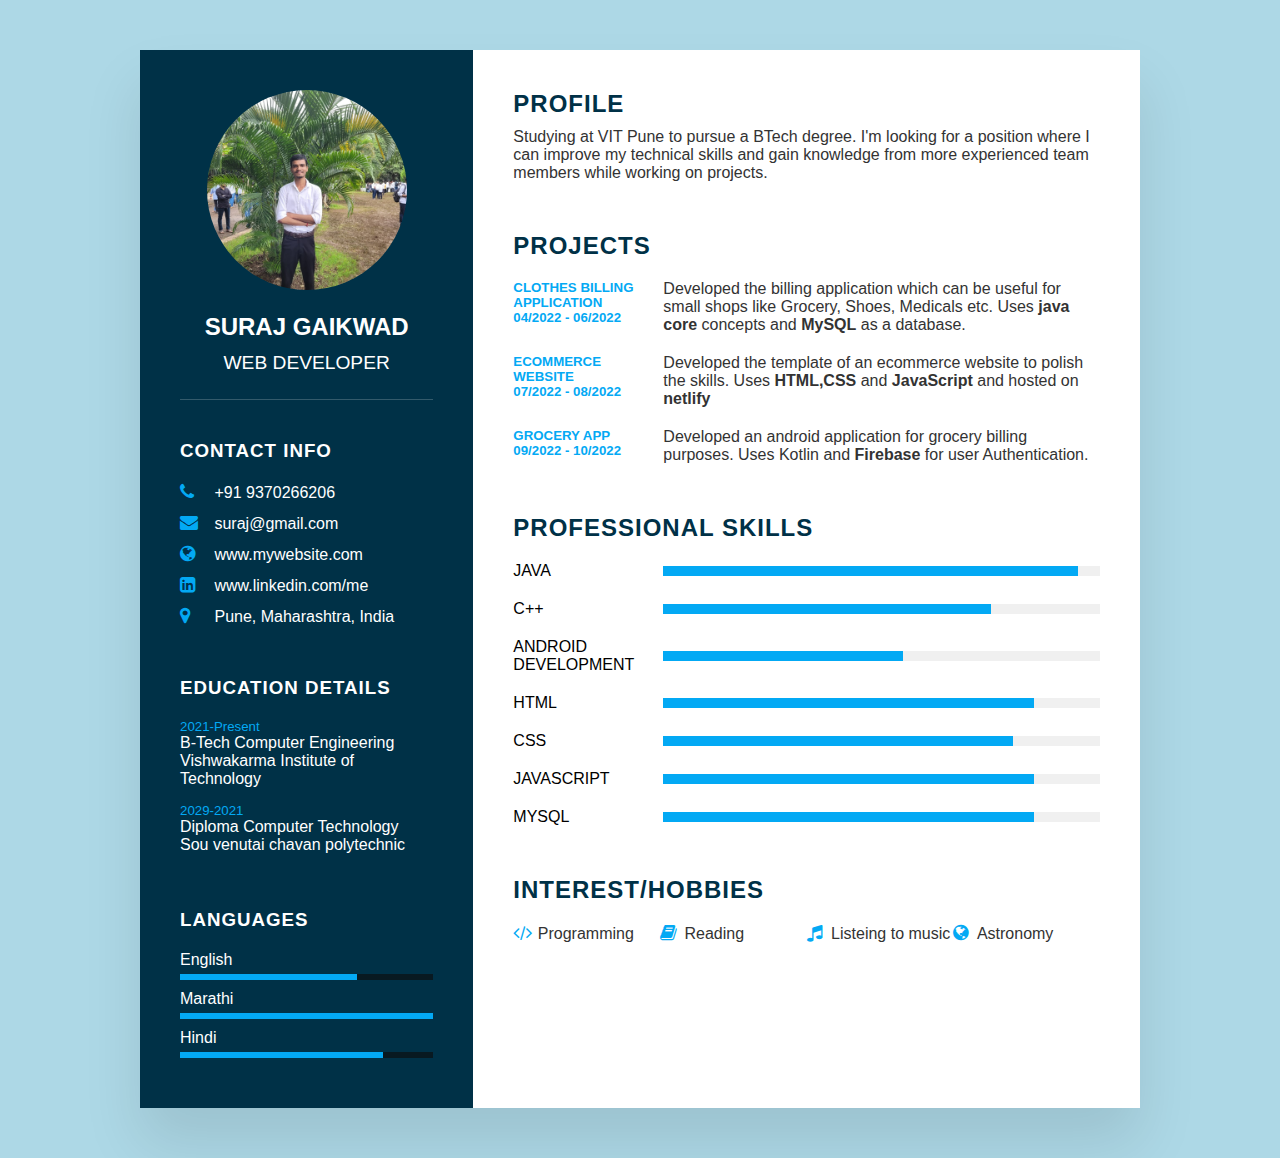
<file: CV Assignment/index.html>
<!DOCTYPE html>
<html lang="en">

<head>
    <meta charset="UTF-8">
    <meta http-equiv="X-UA-Compatible" content="IE=edge">
    <meta name="viewport" content="width=device-width, initial-scale=1.0">
    <title>Responsive CV using HTML and CSS</title>
    <link rel="stylesheet" href="https://stackpath.bootstrapcdn.com/font-awesome/4.7.0/css/font-awesome.min.css">

    <link rel="stylesheet" type="text/css" href="style.css">


</head>

<body>

    <div class="container">
        <div class="left_side">
            <div class="profileText">
                <div class="imgBox">
                    <img src="profile.jpg">
                </div>
                <h2>Suraj Gaikwad<br><span>Web Developer</span></h2>
            </div>

            <div class="contactInfo">
                <h3 class="title">Contact Info</h3>
                <ul>
                    <li>
                        <span class="icon"><i class="fa fa-phone" aria-hidden="true"></i></span>
                        <span class="text">+91 9370266206</span>
                    </li>
                    <li>
                        <span class="icon"><i class="fa fa-envelope" aria-hidden="true"></i></span>
                        <span class="text">suraj@gmail.com</span>
                    </li>
                    <li>
                        <span class="icon"><i class="fa fa-globe" aria-hidden="true"></i></span>
                        <span class="text">www.mywebsite.com</span>
                    </li>
                    <li>
                        <span class="icon"><i class="fa fa-linkedin-square" aria-hidden="true"></i></span>
                        <span class="text">www.linkedin.com/me</span>
                    </li>
                    <li>
                        <span class="icon"><i class="fa fa-map-marker" aria-hidden="true"></i></span>
                        <span class="text">Pune, Maharashtra, India</span>
                    </li>
                </ul>
            </div>

            <div class="contactInfo education">
                <h3 class="title">Education details </h3>
                <ul>
                    <li>
                        <h5>2021-Present</h5>
                        <h4>B-Tech Computer Engineering</h4>
                        <h4>Vishwakarma Institute of Technology</h4>
                    </li>
                    <li>
                        <h5>2029-2021</h5>
                        <h4>Diploma Computer Technology</h4>
                        <h4>Sou venutai chavan polytechnic</h4>
                    </li>
                </ul>
            </div>

            <div class="contactInfo language">
                <h3 class="title">Languages</h3>
                <ul>
                    <li>
                        <span class="text">English</span>
                        <span class="percentage">
                            <div style="width: 70%;"></div>
                        </span>
                    </li>
                    <li>
                        <span class="text">Marathi</span>
                        <span class="percentage">
                            <div style="width: 100%;"></div>
                        </span>
                    </li>
                    <li>
                        <span class="text">Hindi</span>
                        <span class="percentage">
                            <div style="width: 80%;"></div>
                        </span>
                    </li>
                </ul>
            </div>
        </div>

        <div class="right_side">
            <div class="about">
                <h2 class="title2">Profile</h2>
                <p>Studying at VIT Pune to pursue a BTech
                    degree. I'm looking for a position where I
                    can improve my technical skills and gain
                    knowledge from more experienced team
                    members while working on projects.</p>
            </div>
            <div class="about">
                <h2 class="title2">Projects</h2>
                <div class="box">
                    <div class="project_name">
                        <h5>Clothes Billing Application </h5>
                        <h5> 04/2022 - 06/2022</h5>
                    </div>
                    <div class="text">

                        <p>Developed the billing application which can be useful for
                            small shops like Grocery, Shoes, Medicals etc. Uses <span><b> java core</b></span> concepts
                            and <span><b>MySQL</b></span> as a database.</p>
                    </div>
                </div>

                <div class="box">
                    <div class="project_name">
                        <h5>Ecommerce Website </h5>
                        <h5> 07/2022 - 08/2022</h5>
                    </div>
                    <div class="text">
                        <p>Developed the template of an ecommerce website to
                            polish the skills. Uses <span><b>HTML,CSS</b></span> and <span><b>JavaScript</b></span> and
                            hosted on <span><b>netlify</b></span></p>
                    </div>
                </div>
                <div class="box">
                    <div class="project_name">
                        <h5>Grocery APP </h5>
                        <h5>09/2022 - 10/2022</h5>
                    </div>
                    <div class="text">
                        <p>Developed an android application for grocery billing
                            purposes. Uses Kotlin and <span><b>Firebase</b></span> for user Authentication. </p>
                    </div>
                </div>
            </div>
            <div class="about skills">
                <h2 class="title2">Professional Skills</h2>
                <div class="box">
                    <h4>Java</h4>
                    <div class="percentage">
                        <div style="width: 95%;"></div>
                    </div>
                </div>
                <div class="box">
                    <h4>C++</h4>
                    <div class="percentage">
                        <div style="width: 75%;"></div>
                    </div>
                </div>
                <div class="box">
                    <h4>Android Development</h4>
                    <div class="percentage">
                        <div style="width: 55%;"></div>
                    </div>
                </div>
                <div class="box">
                    <h4>HTML</h4>
                    <div class="percentage">
                        <div style="width: 85%;"></div>
                    </div>
                </div>
                <div class="box">
                    <h4>CSS</h4>
                    <div class="percentage">
                        <div style="width: 80%;"></div>
                    </div>
                </div>
                <div class="box">
                    <h4>javaScript</h4>
                    <div class="percentage">
                        <div style="width: 85%;"></div>
                    </div>
                </div>
                <div class="box">
                    <h4>MySQL</h4>
                    <div class="percentage">
                        <div style="width: 85%;"></div>
                    </div>
                </div>
            </div>

            <div class="about interest">
                <h2 class="title2">Interest/Hobbies</h2>
                <ul>
                    <li><i class="fa fa-code" aria-hidden="true"></i> Programming</li>
                    <li><i class="fa fa-book" aria-hidden="true"></i> Reading</li>
                    <li><i class="fa fa-music" aria-hidden="true"></i> Listeing to music</li>
                    <li><i class="fa fa-globe" aria-hidden="true"></i> Astronomy</li>
                </ul>
            </div>
        </div>
    </div>
</body>

</html>
</file>
<file: CV Assignment/style.css>
*{
    margin: 0;
    padding: 0;
    box-sizing: border-box;
    font-family: 'Arial',serif; 
}


body{
   
    background: lightblue;
    display: flex;
    justify-content: center;
    align-items: center;
    min-height: 100vh;
}

.container{
    position: relative;
    width: 100%;
    max-width: 1000px;
    min-height: 1000px;
    background: #fff;
    margin: 50px;
    display: grid;
    grid-template-columns: 1fr 2fr;
    box-shadow: 0 35px 55px rgba(0, 0, 0, 0.1);
}
.container .left_side{
    position: relative;
    background: #003147;
    padding: 40px;
}
.container .right_side{
    position: relative;
    background: #fff;
    padding: 40px;
}

.profileText{
    position: relative;
    display: flex;
    flex-direction: column;
    align-items: center;
    padding-bottom: 20px;
    border-bottom: 1px solid rgba(255, 255, 255, 0.2);
}

.profileText .imgBox{
    position: relative;
    width: 200px;
    height: 200px;
    border-radius: 50%;
    overflow: hidden;
}
.profileText .imgBox img{
    position: absolute;
    top: 0;
    left: 0;
    width: 100%;
    height: 100%;
    object-fit: cover;   
}
.profileText h2{
    color: #fff;
    font-size: 1.5em;
    margin-top: 20px;
    text-transform: uppercase;
    text-align: center;
    font-weight: 600;
    line-height: 1.4em;
}
.profileText h2 span{
    font-size: 0.8em;
    font-weight: 300;
}
.contactInfo{
    padding-top: 40px;
}
.title{
    color: #fff;
    text-transform: uppercase;
    font-weight: 600;
    letter-spacing: 1px;
    margin-bottom: 20px;
}
.contactInfo ul{
    position: relative;
}
.contactInfo ul li{
    position:  relative;
    list-style: none;
    margin: 10px 0;
    cursor: pointer;
}
.contactInfo ul li .icon{
    display: inline-block;
    width: 30px;
    font-size: 18px;
    color: #03a9f4;
}
.contactInfo ul li span{
    color: #fff;
    font-weight: 300;
}
.contactInfo.education li{
    margin-bottom: 15px;
}
.contactInfo.education h5{
    color: #03a9f4;
    font-weight: 500;
}
.contactInfo.education h4:nth-child(2){
    color: #fff;
    font-weight:  500;
}
.contactInfo.education h4{
    color: #fff;
    font-weight:  300;
}
.contactInfo.language .percentage{
    position: relative;
    width: 100%;
    height: 6px;
    background: #081921;
    display: block;
    margin-top: 5px;
}
.contactInfo.language .percentage div{
    position: absolute;
    top: 0;
    left: 0;
    height: 100%;
    background: #03a9f4;

}
.about{
    margin-bottom: 50px;
}
.about:last-child{
    margin-bottom: 0;
}
.title2{
    color: #003147;
    text-transform: uppercase;
    letter-spacing: 1px;
    margin-bottom: 10px;
}
p{
    color: #333;

}

.about .box{
    display: flex;
    flex-direction: row;
    margin: 20px 0;
} 
.about .box .project_name{
    min-width: 150px;
}
.about .box .project_name h5{
    text-transform: uppercase;
    color: #03a9f4;
    font-weight: 600;
}
.skills .box{
    position: relative;
    width: 100%;
    display: grid;
    grid-template-columns: 150px 1fr;
    justify-content: center;
    align-items: center;
}
.skills .box h4{
    text-transform: uppercase;
    columns: #848c99;
    font-weight: 500;
}
.skills .box .percentage{
    position: relative;
    width: 100%;
    height: 10px;
    background: #f0f0f0;

}
.skills .box .percentage div{
    position: absolute;
    top: 0;
    left: 0;
    height: 100%;
    background: #03a9f4;
}
.interest ul{
    display: grid;
    grid-template-columns: repeat(4,1fr);
}
.interest ul li{
    list-style: none;
    color: #333;
    font-weight: 500;
    margin: 10px 0;

}
.interest ul li .fa{
    color: #03a9f4;
    font-size: 18px;
    width: 20px;
}

@media (max-width : 1000px)
{
    .container{
        margin: 10px;
        grid-template-columns: repeat(1,1fr);
    }
    .interest ul{
        grid-template-columns: repeat(2,1fr);

    }
}
@media (max-width : 600px){
    .about .box{
        flex-direction: column;

    }
    .about .box .project_name{
        min-width: 150px;
        margin-bottom: 5px;
         
    }
    .interest ul{
        grid-template-columns: repeat(1,1fr);

    } 
}
</file>
